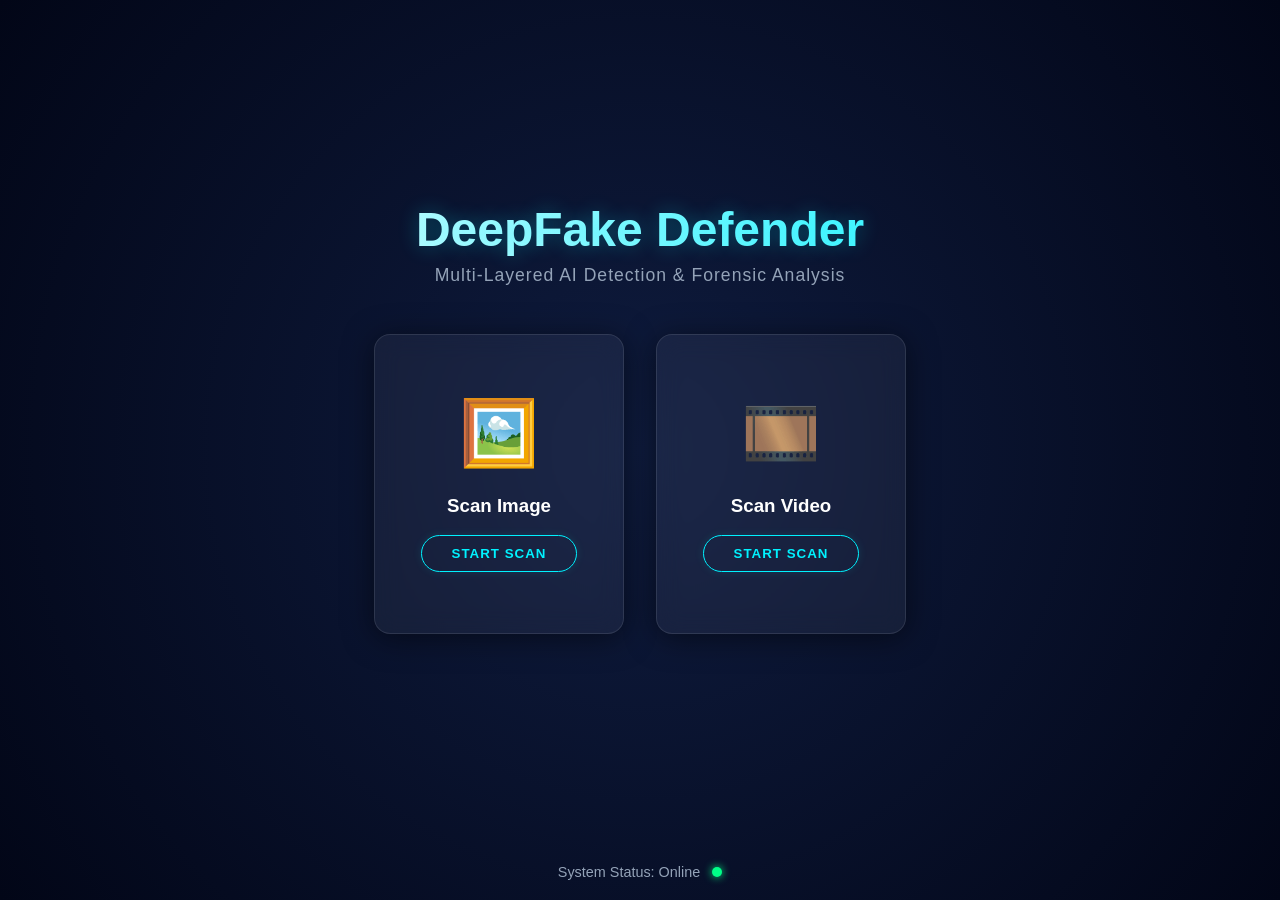
<file: templates/index.html>
<!DOCTYPE html>
<html lang="en">
<head>
    <meta charset="UTF-8">
    <meta name="viewport" content="width=device-width, initial-scale=1.0">
    <title>DeepFake Defender</title>
    <link rel="stylesheet" href="/static/style.css">
</head>
<body>

    <div class="container fade-in">
        <h1>DeepFake Defender</h1>
        <p class="subtitle">Multi-Layered AI Detection & Forensic Analysis</p>

        <div class="selection-grid">
            <div class="glass-card option-card" onclick="location.href='/dashboard'">
                <div class="icon">🖼️</div>
                <h3>Scan Image</h3>
                <br>
                <button class="btn-glow">Start Scan</button>
            </div>

            <div class="glass-card option-card">
                <div class="icon">🎞️</div>
                <h3>Scan Video</h3>
                <br>
                <button class="btn-glow">Start Scan</button>
            </div>
        </div>
    </div>

    <div class="system-status">
        System Status: Online <span class="status-dot"></span>
    </div>

</body>
</html>
</file>
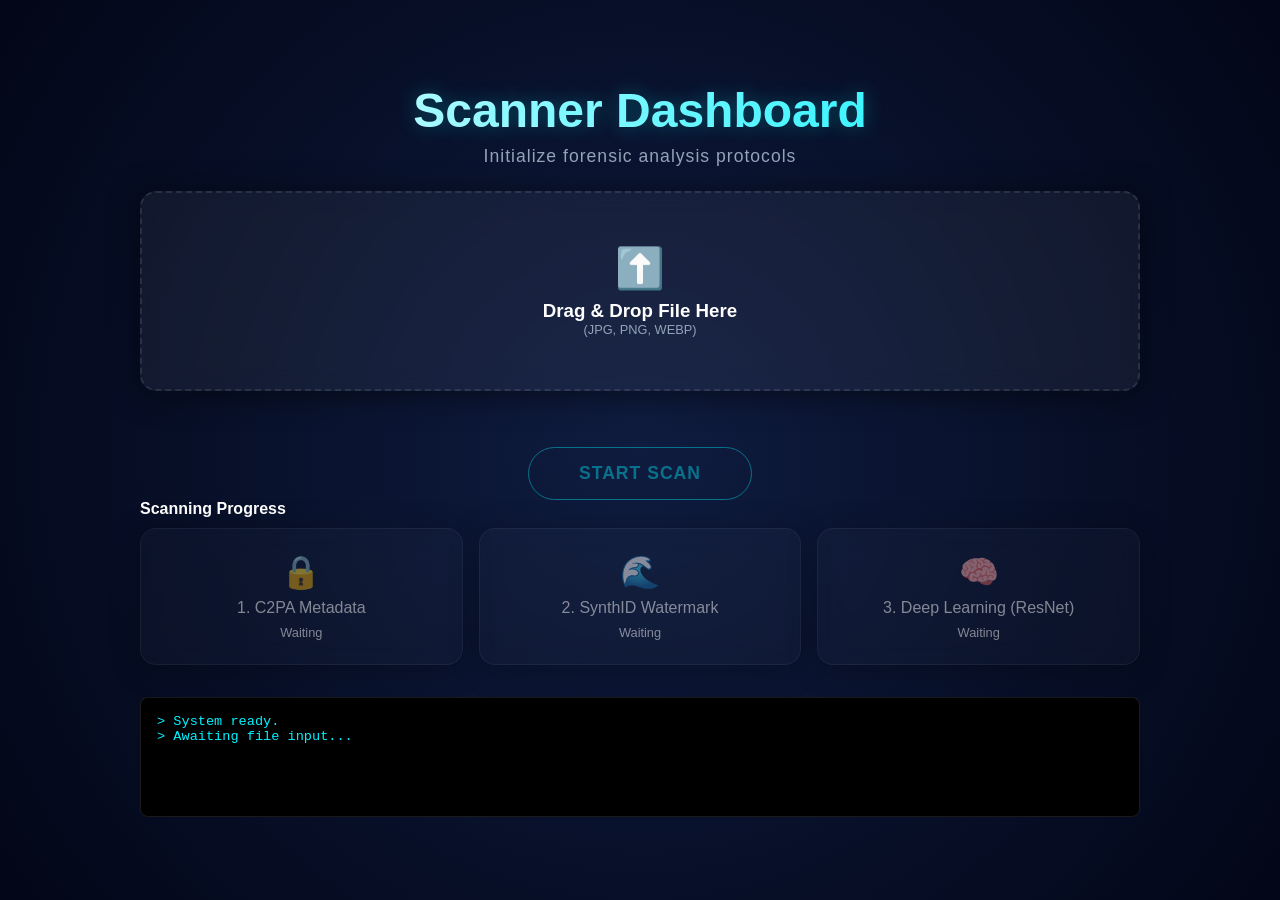
<file: templates/dashboard.html>
<!DOCTYPE html>
<html lang="en">
<head>
    <meta charset="UTF-8">
    <meta name="viewport" content="width=device-width, initial-scale=1.0">
    <title>Scanner Dashboard</title>
    <link rel="stylesheet" href="/static/style.css">
</head>
<body>

    <div class="container">
        <h1>Scanner Dashboard</h1>
        <p class="subtitle" style="margin-bottom: 1.5rem;">Initialize forensic analysis protocols</p>

        <div class="glass-card upload-zone" id="drop-area">
            <div class="icon" style="font-size: 2.5rem; margin-bottom: 0.5rem;">⬆️</div>
            <h3 id="upload-text">Drag & Drop File Here</h3>
            <p style="color: var(--text-muted); font-size: 0.8rem;" id="file-info">(JPG, PNG, WEBP)</p>
            <input type="file" id="fileElem" style="display:none" accept=".jpg,.jpeg,.png,.webp">
        </div>

        <button class="btn-glow scan-btn" id="scan-btn" disabled>Start Scan</button>

        <h4 style="text-align: left; margin-bottom: 10px;">Scanning Progress</h4>
        <div class="progress-steps">
            <div class="glass-card step-card waiting" id="step1">
                <span class="step-icon">🔒</span>
                <div>1. C2PA Metadata</div>
                <div class="status-text">Waiting</div>
            </div>
            <div class="glass-card step-card waiting" id="step2">
                <span class="step-icon">🌊</span>
                <div>2. SynthID Watermark</div>
                <div class="status-text">Waiting</div>
            </div>
            <div class="glass-card step-card waiting" id="step3">
                <span class="step-icon">🧠</span>
                <div>3. Deep Learning (ResNet)</div>
                <div class="status-text">Waiting</div>
            </div>
        </div>

        <div class="console-log" id="console">
            > System ready.<br>
            > Awaiting file input...
        </div>
    </div>

    <script src="/static/script.js"></script>
</body>
</html>
</file>
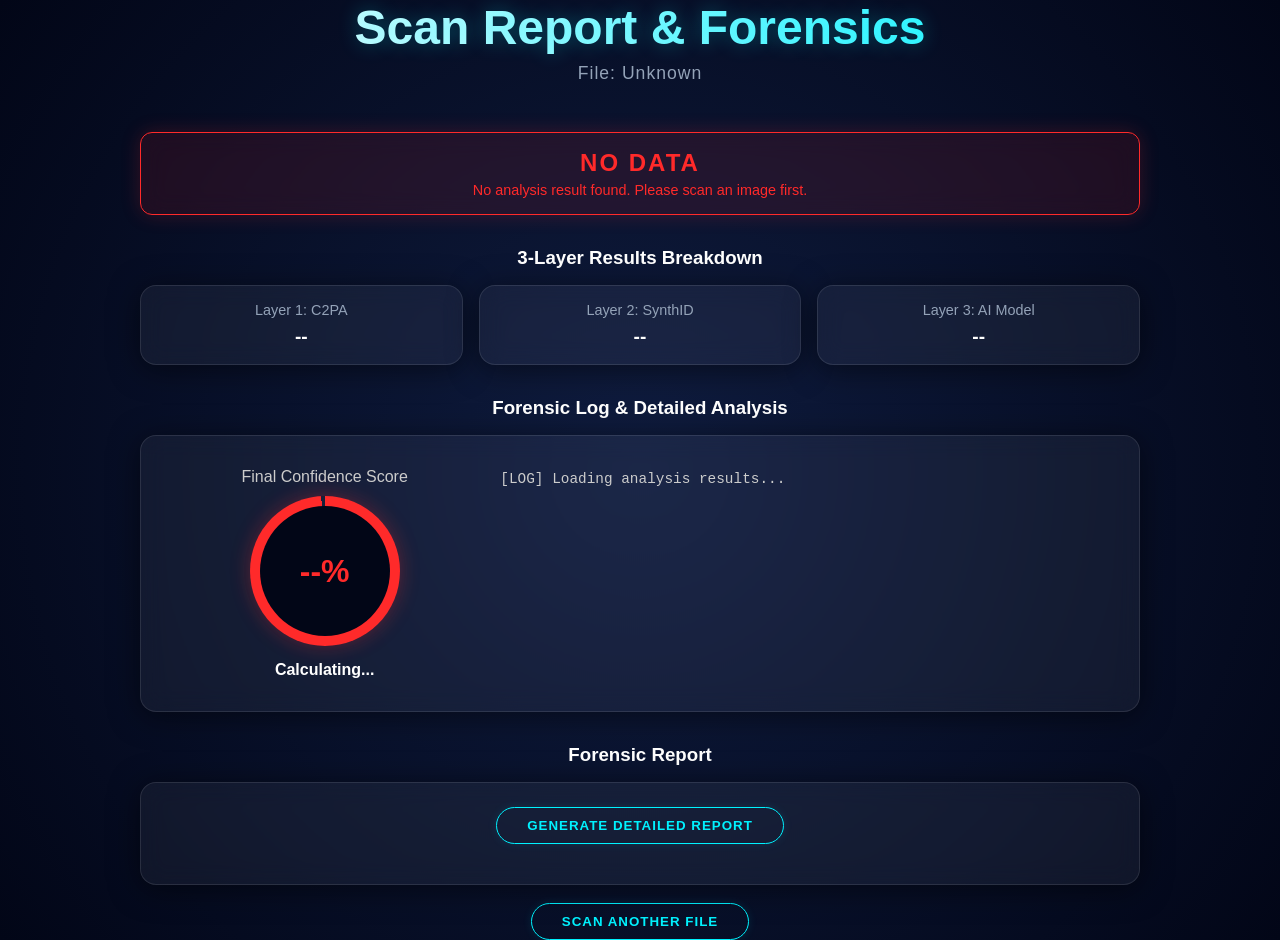
<file: templates/report.html>
<!DOCTYPE html>
<html lang="en">
<head>
    <meta charset="UTF-8">
    <meta name="viewport" content="width=device-width, initial-scale=1.0">
    <title>Scan Report</title>
    <link rel="stylesheet" href="/static/style.css">
</head>
<body>

    <div class="container">
        <h1>Scan Report & Forensics</h1>
        <p class="subtitle">File: <span id="filename">Unknown</span></p>

        <div class="glass-card verdict-banner" id="verdict-banner">
            <div class="verdict-title" id="verdict-title">VERDICT: ANALYZING...</div>
            <div style="font-size: 0.9rem; margin-top: 5px;" id="verdict-reason">Processing results...</div>
        </div>

        <h3 style="margin-bottom: 1rem;">3-Layer Results Breakdown</h3>
        <div class="breakdown-grid">
            <div class="glass-card stat-box">
                <span class="stat-label">Layer 1: C2PA</span>
                <span class="stat-value" id="layer1-result">--</span>
            </div>
            <div class="glass-card stat-box">
                <span class="stat-label">Layer 2: SynthID</span>
                <span class="stat-value" id="layer2-result">--</span>
            </div>
            <div class="glass-card stat-box">
                <span class="stat-label">Layer 3: AI Model</span>
                <span class="stat-value" id="layer3-result">--</span>
            </div>
        </div>

        <h3 style="margin-bottom: 1rem;">Forensic Log & Detailed Analysis</h3>
        <div class="glass-card forensic-layout" style="padding: 2rem;">
            <div style="text-align: center;">
                <div style="margin-bottom: 10px; color: #ccc;">Final Confidence Score</div>
                <div class="score-circle" id="score-circle">
                    <div class="score-inner" id="score-value">--%</div>
                </div>
                <div style="margin-top: 15px; font-weight: bold;" id="probability-label">Calculating...</div>
            </div>

            <div class="detailed-log" id="detailed-log">
                [LOG] Loading analysis results...
            </div>
        </div>

        <h3 style="margin-bottom: 1rem; margin-top: 2rem;">Forensic Report</h3>
        <div class="glass-card" style="padding: 1.5rem;">
            <button class="btn-glow" id="generate-report-btn" style="margin-bottom: 1rem;">Generate Detailed Report</button>
            <div id="ai-report" class="detailed-log" style="display: none; height: auto; max-height: 400px; white-space: pre-wrap;">
            </div>
        </div>
        
        <br>
        <button class="btn-glow" onclick="location.href='/'">Scan Another File</button>
    </div>

    <script>
        document.addEventListener('DOMContentLoaded', function() {
            const resultJson = sessionStorage.getItem('analysisResult');
            if (!resultJson) {
                document.getElementById('verdict-title').textContent = 'NO DATA';
                document.getElementById('verdict-reason').textContent = 'No analysis result found. Please scan an image first.';
                return;
            }

            const result = JSON.parse(resultJson);
            const isAI = result.is_ai_generated;
            const confidence = result.confidence;

            // Update filename
            document.getElementById('filename').textContent = result.filename || 'Unknown';

            // Update verdict banner
            const verdictBanner = document.getElementById('verdict-banner');
            const verdictTitle = document.getElementById('verdict-title');
            const verdictReason = document.getElementById('verdict-reason');

            if (isAI) {
                verdictTitle.textContent = 'VERDICT: AI-GENERATED';
                verdictBanner.style.borderColor = 'var(--neon-red)';
                verdictBanner.style.background = 'rgba(255, 42, 42, 0.1)';
            } else {
                verdictTitle.textContent = 'VERDICT: AUTHENTIC';
                verdictBanner.style.borderColor = 'var(--neon-green)';
                verdictBanner.style.background = 'rgba(0, 255, 136, 0.1)';
                verdictTitle.style.color = 'var(--neon-green)';
            }

            // Determine reason
            const c2pa = result.layers.c2pa;
            if (c2pa && c2pa.c2pa_present) {
                verdictReason.textContent = 'Source: C2PA cryptographic verification (100% confidence)';
            } else {
                verdictReason.textContent = 'Source: AI detection model ensemble analysis';
            }

            // Layer 1: C2PA
            const layer1 = document.getElementById('layer1-result');
            if (c2pa && c2pa.c2pa_present) {
                layer1.textContent = c2pa.ai_generated ? 'AI Declared' : 'Verified';
                layer1.style.color = c2pa.ai_generated ? 'var(--neon-red)' : 'var(--neon-green)';
            } else {
                layer1.textContent = 'Not Found';
                layer1.style.color = '#888';
            }

            // Layer 2: SynthID
            const layer2 = document.getElementById('layer2-result');
            const synthid = result.layers.synthid;
            if (synthid && synthid.status === 'skipped') {
                layer2.textContent = 'Skipped';
                layer2.style.color = '#888';
            } else {
                layer2.textContent = 'N/A';
            }

            // Layer 3: AI Model
            const layer3 = document.getElementById('layer3-result');
            const aiModel = result.layers.ai_model;
            if (aiModel && aiModel.status === 'complete') {
                const conf = aiModel.confidence.toFixed(1);
                layer3.textContent = `${conf}% ${aiModel.label}`;
                layer3.style.color = aiModel.label === 'AI Image' ? 'var(--neon-red)' : 'var(--neon-green)';
            } else if (aiModel && aiModel.status === 'skipped') {
                layer3.textContent = 'Skipped';
                layer3.style.color = '#888';
            } else {
                layer3.textContent = 'Error';
                layer3.style.color = '#888';
            }

            // Confidence score
            const scoreValue = document.getElementById('score-value');
            scoreValue.textContent = confidence.toFixed(1) + '%';
            scoreValue.style.color = isAI ? 'var(--neon-red)' : 'var(--neon-green)';
            const scoreCircle = document.getElementById('score-circle');
            scoreCircle.style.background = `conic-gradient(${isAI ? 'var(--neon-red)' : 'var(--neon-green)'} ${confidence}%, transparent 0)`;
            scoreCircle.style.boxShadow = isAI ? '0 0 20px rgba(255, 42, 42, 0.3)' : '0 0 20px rgba(0, 255, 136, 0.3)';

            // Probability label
            const probLabel = document.getElementById('probability-label');
            let probText = 'Low';
            if (confidence > 80) probText = 'Very High';
            else if (confidence > 60) probText = 'High';
            else if (confidence > 40) probText = 'Medium';
            probLabel.textContent = `Probability: ${probText}`;
            probLabel.style.color = isAI ? 'var(--neon-red)' : 'var(--neon-green)';

            // Detailed log
            const log = document.getElementById('detailed-log');
            let logHtml = `[LOG] Analysis completed at ${new Date().toLocaleTimeString()}.<br>`;
            
            if (c2pa) {
                if (c2pa.c2pa_present) {
                    logHtml += `[LAYER 1] C2PA metadata FOUND. Issuer: ${c2pa.issuer || 'Unknown'}. Valid: ${c2pa.valid ? 'YES' : 'NO'}.<br>`;
                    logHtml += `[LAYER 1] AI Generated flag in manifest: ${c2pa.ai_generated ? 'YES' : 'NO'}.<br>`;
                } else {
                    logHtml += `[LAYER 1] C2PA check complete. No cryptographic signature found.<br>`;
                }
            }

            if (synthid) {
                logHtml += `[LAYER 2] SynthID: ${synthid.reason || synthid.status}.<br>`;
            }

            if (aiModel && aiModel.status === 'complete') {
                logHtml += `[LAYER 3] AI Model inference complete. Label: ${aiModel.label}. Confidence: ${aiModel.confidence.toFixed(2)}%.<br>`;
            } else if (aiModel && aiModel.status === 'skipped') {
                logHtml += `[LAYER 3] AI Model skipped: ${aiModel.reason}.<br>`;
            }

            logHtml += `[CONCLUSION] Final verdict: ${result.final_verdict} with ${confidence.toFixed(1)}% confidence.`;
            log.innerHTML = logHtml;

            // Setup Generate Report button
            const generateBtn = document.getElementById('generate-report-btn');
            const aiReportDiv = document.getElementById('ai-report');
            
            generateBtn.addEventListener('click', async function() {
                generateBtn.disabled = true;
                generateBtn.textContent = 'Generating...';
                aiReportDiv.style.display = 'block';
                aiReportDiv.innerHTML = 'Generating detailed forensic report...';

                try {
                    const response = await fetch('/api/forensic-report', {
                        method: 'POST',
                        headers: {
                            'Content-Type': 'application/json'
                        },
                        body: resultJson
                    });

                    const report = await response.json();

                    if (report.success) {
                        // Convert markdown to HTML-friendly format
                        aiReportDiv.innerHTML = formatMarkdown(report.enhanced_report);
                        generateBtn.textContent = 'Report Generated';
                    } else {
                        // Show error
                        aiReportDiv.innerHTML = `<span style="color: var(--neon-red);">Error: ${report.error}</span>`;
                        generateBtn.textContent = 'Error';
                    }
                } catch (error) {
                    aiReportDiv.innerHTML = `Network Error: ${error.message}`;
                    generateBtn.textContent = 'Error';
                }
            });

            // Clear session storage after setting up button
            sessionStorage.removeItem('analysisResult');
        });

        function formatMarkdown(text) {
            // Basic markdown to HTML conversion
            return text
                .replace(/\*\*(.+?)\*\*/g, '<strong>$1</strong>')
                .replace(/\*(.+?)\*/g, '<em>$1</em>')
                .replace(/^### (.+)$/gm, '<h4 style="color: var(--neon-blue); margin-top: 1rem;">$1</h4>')
                .replace(/^## (.+)$/gm, '<h3 style="color: var(--neon-blue); margin-top: 1.5rem;">$1</h3>')
                .replace(/^# (.+)$/gm, '<h2 style="color: var(--neon-blue); margin-top: 1.5rem;">$1</h2>')
                .replace(/^- (.+)$/gm, '• $1')
                .replace(/\n/g, '<br>');
        }
    </script>

</body>
</html>
</file>
<file: static/style.css>
:root {
    --bg-dark: #020617;
    --bg-gradient: radial-gradient(circle at center, #0f1c3f 0%, #020617 100%);
    --glass-bg: rgba(255, 255, 255, 0.05);
    --glass-border: rgba(255, 255, 255, 0.1);
    --neon-blue: #00f2ff;
    --neon-red: #ff2a2a;
    --neon-green: #00ff88;
    --text-main: #ffffff;
    --text-muted: #94a3b8;
}

* {
    box-sizing: border-box;
    margin: 0;
    padding: 0;
    font-family: 'Inter', -apple-system, BlinkMacSystemFont, sans-serif;
}

body {
    background: var(--bg-dark);
    background-image: var(--bg-gradient);
    color: var(--text-main);
    min-height: 100vh;
    display: flex;
    flex-direction: column;
    align-items: center;
    justify-content: center;
}

/* --- Shared Components --- */
.container {
    width: 90%;
    max-width: 1000px;
    text-align: center;
}

h1 {
    font-size: 3rem;
    background: linear-gradient(to right, #fff, var(--neon-blue));
    -webkit-background-clip: text;
    background-clip: text;
    -webkit-text-fill-color: transparent;
    text-shadow: 0 0 20px rgba(0, 242, 255, 0.3);
    margin-bottom: 0.5rem;
}

.subtitle {
    color: var(--text-muted);
    margin-bottom: 3rem;
    font-size: 1.1rem;
    letter-spacing: 1px;
}

/* --- Glassmorphism Cards --- */
.glass-card {
    background: var(--glass-bg);
    backdrop-filter: blur(12px);
    -webkit-backdrop-filter: blur(12px);
    border: 1px solid var(--glass-border);
    border-radius: 16px;
    box-shadow: 0 4px 30px rgba(0, 0, 0, 0.5);
    transition: transform 0.3s ease, box-shadow 0.3s ease;
}

/* --- Homepage Styles --- */
.selection-grid {
    display: flex;
    justify-content: center;
    gap: 2rem;
    margin-bottom: 4rem;
}

.option-card {
    width: 250px;
    height: 300px;
    display: flex;
    flex-direction: column;
    align-items: center;
    justify-content: center;
    cursor: pointer;
    position: relative;
    overflow: hidden;
}

.option-card:hover {
    transform: translateY(-5px);
    box-shadow: 0 0 20px rgba(0, 242, 255, 0.2);
    border-color: var(--neon-blue);
}

.icon {
    font-size: 4rem;
    margin-bottom: 1.5rem;
    color: var(--neon-blue);
}

.btn-glow {
    padding: 10px 30px;
    background: transparent;
    border: 1px solid var(--neon-blue);
    color: var(--neon-blue);
    border-radius: 30px;
    font-weight: 600;
    text-transform: uppercase;
    letter-spacing: 1px;
    transition: 0.3s;
    box-shadow: 0 0 10px rgba(0, 242, 255, 0.1);
    cursor: pointer;
}

.btn-glow:hover {
    background: var(--neon-blue);
    color: #000;
    box-shadow: 0 0 20px var(--neon-blue);
}

.btn-glow:disabled {
    opacity: 0.4;
    cursor: not-allowed;
    box-shadow: none;
}

.btn-glow:disabled:hover {
    background: transparent;
    color: var(--neon-blue);
    box-shadow: none;
}

.scan-btn {
    margin-top: 1.5rem;
    padding: 15px 50px;
    font-size: 1.1rem;
}

.option-card:hover .btn-glow {
    background: var(--neon-blue);
    color: #000;
    box-shadow: 0 0 20px var(--neon-blue);
}

.system-status {
    position: fixed;
    bottom: 20px;
    font-size: 0.9rem;
    color: var(--text-muted);
}

.status-dot {
    display: inline-block;
    width: 10px;
    height: 10px;
    background-color: var(--neon-green);
    border-radius: 50%;
    margin-left: 8px;
    box-shadow: 0 0 8px var(--neon-green);
}

/* --- Dashboard Styles --- */
.upload-zone {
    height: 200px;
    border: 2px dashed var(--glass-border);
    border-radius: 16px;
    display: flex;
    flex-direction: column;
    justify-content: center;
    align-items: center;
    margin-bottom: 2rem;
    transition: 0.3s;
    cursor: pointer;
}

.upload-zone:hover {
    border-color: var(--neon-blue);
    background: rgba(0, 242, 255, 0.05);
}

.upload-zone.dragover {
    border-color: var(--neon-blue);
    background: rgba(0, 242, 255, 0.05);
}

.progress-steps {
    display: flex;
    justify-content: space-between;
    gap: 1rem;
    margin-bottom: 2rem;
}

.step-card {
    flex: 1;
    padding: 1.5rem;
    text-align: center;
    position: relative;
}

.step-icon {
    font-size: 2rem;
    margin-bottom: 0.5rem;
    display: block;
}

/* Step Status Colors */
.step-card.completed { border-color: var(--neon-green); color: var(--neon-green); }
.step-card.complete { border-color: var(--neon-green); color: var(--neon-green); }
.step-card.active { border-color: var(--neon-blue); color: var(--neon-blue); animation: pulse 2s infinite; }
.step-card.processing { border-color: var(--neon-blue); color: var(--neon-blue); animation: pulse 2s infinite; }
.step-card.waiting { opacity: 0.5; }
.step-card.flagged { border-color: var(--neon-red); color: var(--neon-red); }
.status-text { font-size: 0.8rem; margin-top: 0.5rem; color: inherit; }

.console-log {
    background: #000;
    border: 1px solid var(--glass-border);
    border-radius: 8px;
    padding: 1rem;
    height: 120px;
    overflow-y: auto;
    text-align: left;
    font-family: 'Courier New', monospace;
    font-size: 0.85rem;
    color: var(--neon-blue);
}

/* --- Report Styles --- */
.verdict-banner {
    background: rgba(255, 42, 42, 0.1);
    border: 1px solid var(--neon-red);
    color: var(--neon-red);
    padding: 1rem;
    border-radius: 12px;
    margin-bottom: 2rem;
    box-shadow: 0 0 20px rgba(255, 42, 42, 0.2);
}

.verdict-title { font-size: 1.5rem; font-weight: 800; letter-spacing: 2px; }

.breakdown-grid {
    display: grid;
    grid-template-columns: 1fr 1fr 1fr;
    gap: 1rem;
    margin-bottom: 2rem;
}

.stat-box { padding: 1rem; }
.stat-label { display: block; font-size: 0.9rem; color: var(--text-muted); margin-bottom: 0.5rem; }
.stat-value { font-size: 1.2rem; font-weight: bold; }
.red-text { color: var(--neon-red); }

.forensic-layout {
    display: grid;
    grid-template-columns: 1fr 2fr;
    gap: 1.5rem;
}

.score-circle {
    position: relative;
    width: 150px;
    height: 150px;
    border-radius: 50%;
    background: conic-gradient(var(--neon-red) 99.2%, transparent 0); /* CSS Chart hack */
    margin: 0 auto;
    display: flex;
    align-items: center;
    justify-content: center;
    box-shadow: 0 0 20px rgba(255, 42, 42, 0.3);
}

.score-inner {
    width: 130px;
    height: 130px;
    background: var(--bg-dark);
    border-radius: 50%;
    display: flex;
    align-items: center;
    justify-content: center;
    font-size: 2rem;
    font-weight: bold;
    color: var(--neon-red);
}

.detailed-log {
    height: 200px;
    text-align: left;
    color: #ccc;
    font-family: monospace;
    font-size: 0.9rem;
    line-height: 1.6;
    overflow-y: auto;
}

@keyframes pulse {
    0% { box-shadow: 0 0 0 0 rgba(0, 242, 255, 0.4); }
    70% { box-shadow: 0 0 0 10px rgba(0, 242, 255, 0); }
    100% { box-shadow: 0 0 0 0 rgba(0, 242, 255, 0); }
}

@keyframes fadeIn {
    from { opacity: 0; transform: translateY(20px); }
    to { opacity: 1; transform: translateY(0); }
}

.fade-in {
    animation: fadeIn 0.6s ease-out forwards;
}

/* Helper to hide screens */
.hidden { display: none; }
</file>
